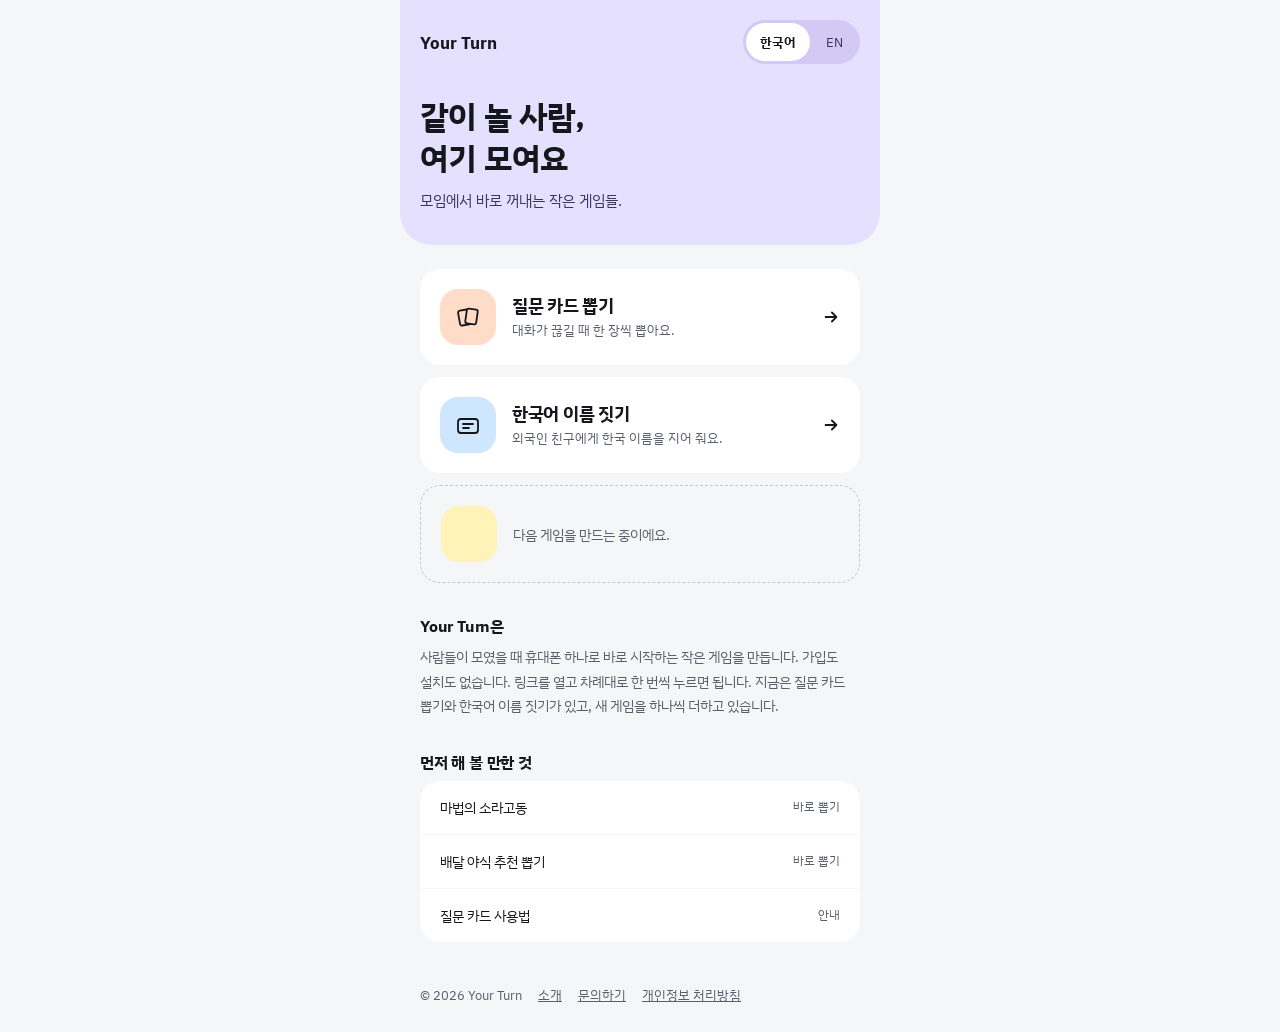
<file: index.html>
<!doctype html>
<html lang="ko">
<head>
<meta charset="utf-8">
<meta name="viewport" content="width=device-width, initial-scale=1">
<script>
/* 예전 카드 게임의 긴 공유 링크(playyourturn.app/#z-..., #b-..., #deck-...)는 카드 게임 주소로 넘긴다.
   주소의 # 뒤는 서버에 전달되지 않아 여기서 처리한다. */
if (/^#(z|b|deck)-[0-9A-Za-z_-]+$/.test(location.hash)) location.replace('https://cards.playyourturn.app/' + location.hash);
</script>
<title>Your Turn | 모임에서 바로 꺼내는 작은 게임들</title>
<meta name="description" content="모였을 때 휴대폰 하나로 바로 시작하는 작은 게임 모음. 질문 카드 뽑기와 한국어 이름 짓기를 가입·설치 없이 열어 보세요.">
<link rel="canonical" href="https://playyourturn.app/">
<link rel="alternate" hreflang="ko" href="https://playyourturn.app/">
<link rel="alternate" hreflang="en" href="https://playyourturn.app/en">
<link rel="alternate" hreflang="x-default" href="https://playyourturn.app/">
<meta property="og:type" content="website">
<meta property="og:site_name" content="Your Turn">
<meta property="og:locale" content="ko_KR">
<meta property="og:url" content="https://playyourturn.app/">
<meta property="og:title" content="Your Turn | 모임에서 바로 꺼내는 작은 게임들">
<meta property="og:description" content="모였을 때 휴대폰 하나로 바로 시작하는 작은 게임 모음. 질문 카드 뽑기와 한국어 이름 짓기를 가입·설치 없이 열어 보세요.">
<meta property="og:image" content="https://playyourturn.app/og.png">
<meta property="og:image:width" content="1200">
<meta property="og:image:height" content="630">
<meta name="twitter:card" content="summary_large_image">
<meta name="theme-color" content="#E6E0FF">
<meta name="naver-site-verification" content="f77e39236b9e629ec4aa62037bf5f11fdc436a2d">
<link rel="icon" href="favicon.svg" type="image/svg+xml">
<link rel="preconnect" href="https://fonts.googleapis.com">
<link rel="preconnect" href="https://fonts.gstatic.com" crossorigin>
<link rel="stylesheet" href="https://fonts.googleapis.com/css2?family=IBM+Plex+Sans+KR:wght@400;500;700&display=swap">
<link rel="stylesheet" href="site.css">
<script async src="https://pagead2.googlesyndication.com/pagead/js/adsbygoogle.js?client=ca-pub-4464004635724823" crossorigin="anonymous"></script>
<script src="analytics.js" defer></script>
</head>
<body>
<div class="page">
  <div class="top">
    <header class="bar">
      <a class="logo" href="/">Your Turn</a>
      <nav class="lang" aria-label="언어">
        <a href="/" lang="ko" hreflang="ko" aria-current="true">한국어</a>
        <a href="/en" lang="en" hreflang="en" aria-current="false">EN</a>
      </nav>
    </header>
    <section class="hero">
      <h1>같이 놀 사람,<br>여기 모여요</h1>
      <p>모임에서 바로 꺼내는 작은 게임들.</p>
    </section>
  </div>
  <main class="body">
    <section class="games" aria-label="게임 목록">
      <a class="game" href="https://cards.playyourturn.app/?lang=ko">
        <span class="icon icon-cards" aria-hidden="true"><svg width="26" height="26" viewBox="0 0 26 26" fill="none" stroke="#15171C" stroke-width="1.8" stroke-linejoin="round"><rect x="4" y="6" width="11" height="15" rx="2" transform="rotate(-10 9.5 13.5)"/><rect x="11" y="5" width="11" height="15" rx="2" transform="rotate(8 16.5 12.5)" fill="#FFDCC8"/></svg></span>
        <span class="game-text"><span class="game-name">질문 카드 뽑기</span><span class="game-desc">대화가 끊길 때 한 장씩 뽑아요.</span></span>
        <svg aria-hidden="true" width="18" height="18" viewBox="0 0 20 20" fill="none" stroke="#15171C" stroke-width="2" stroke-linecap="round" stroke-linejoin="round"><path d="M4 10h12M11 5l5 5-5 5"/></svg>
      </a>
      <a class="game" href="https://names.playyourturn.app">
        <span class="icon icon-names" aria-hidden="true"><svg width="26" height="26" viewBox="0 0 26 26" fill="none" stroke="#15171C" stroke-width="1.8" stroke-linecap="round" stroke-linejoin="round"><rect x="3" y="7" width="20" height="14" rx="3"/><path d="M8 12h10M8 16h6"/></svg></span>
        <span class="game-text"><span class="game-name">한국어 이름 짓기</span><span class="game-desc">외국인 친구에게 한국 이름을 지어 줘요.</span></span>
        <svg aria-hidden="true" width="18" height="18" viewBox="0 0 20 20" fill="none" stroke="#15171C" stroke-width="2" stroke-linecap="round" stroke-linejoin="round"><path d="M4 10h12M11 5l5 5-5 5"/></svg>
      </a>
      <div class="soon"><span class="icon icon-soon" aria-hidden="true"></span><span>다음 게임을 만드는 중이에요.</span></div>
    </section>
    <section class="block">
      <h2>Your Turn은</h2>
      <p>사람들이 모였을 때 휴대폰 하나로 바로 시작하는 작은 게임을 만듭니다. 가입도 설치도 없습니다. 링크를 열고 차례대로 한 번씩 누르면 됩니다. 지금은 질문 카드 뽑기와 한국어 이름 짓기가 있고, 새 게임을 하나씩 더하고 있습니다.</p>
    </section>
    <section class="block">
      <h2>먼저 해 볼 만한 것</h2>
      <ul class="links">
        <li><a href="https://cards.playyourturn.app/?lang=ko&amp;deck=b-mwixfnqcy8o"><span>마법의 소라고동</span><small>바로 뽑기</small></a></li>
        <li><a href="https://cards.playyourturn.app/?lang=ko&amp;deck=b-mwj8mi8x4ky"><span>배달 야식 추천 뽑기</span><small>바로 뽑기</small></a></li>
        <li><a href="https://cards.playyourturn.app/guide"><span>질문 카드 사용법</span><small>안내</small></a></li>
      </ul>
    </section>
    <footer class="foot">
      <span>© 2026 Your Turn</span>
      <a href="https://cards.playyourturn.app/about">소개</a>
      <a href="https://cards.playyourturn.app/ask">문의하기</a>
      <a href="https://cards.playyourturn.app/privacy">개인정보 처리방침</a>
    </footer>
  </main>
</div>
</body>
</html>
</file>
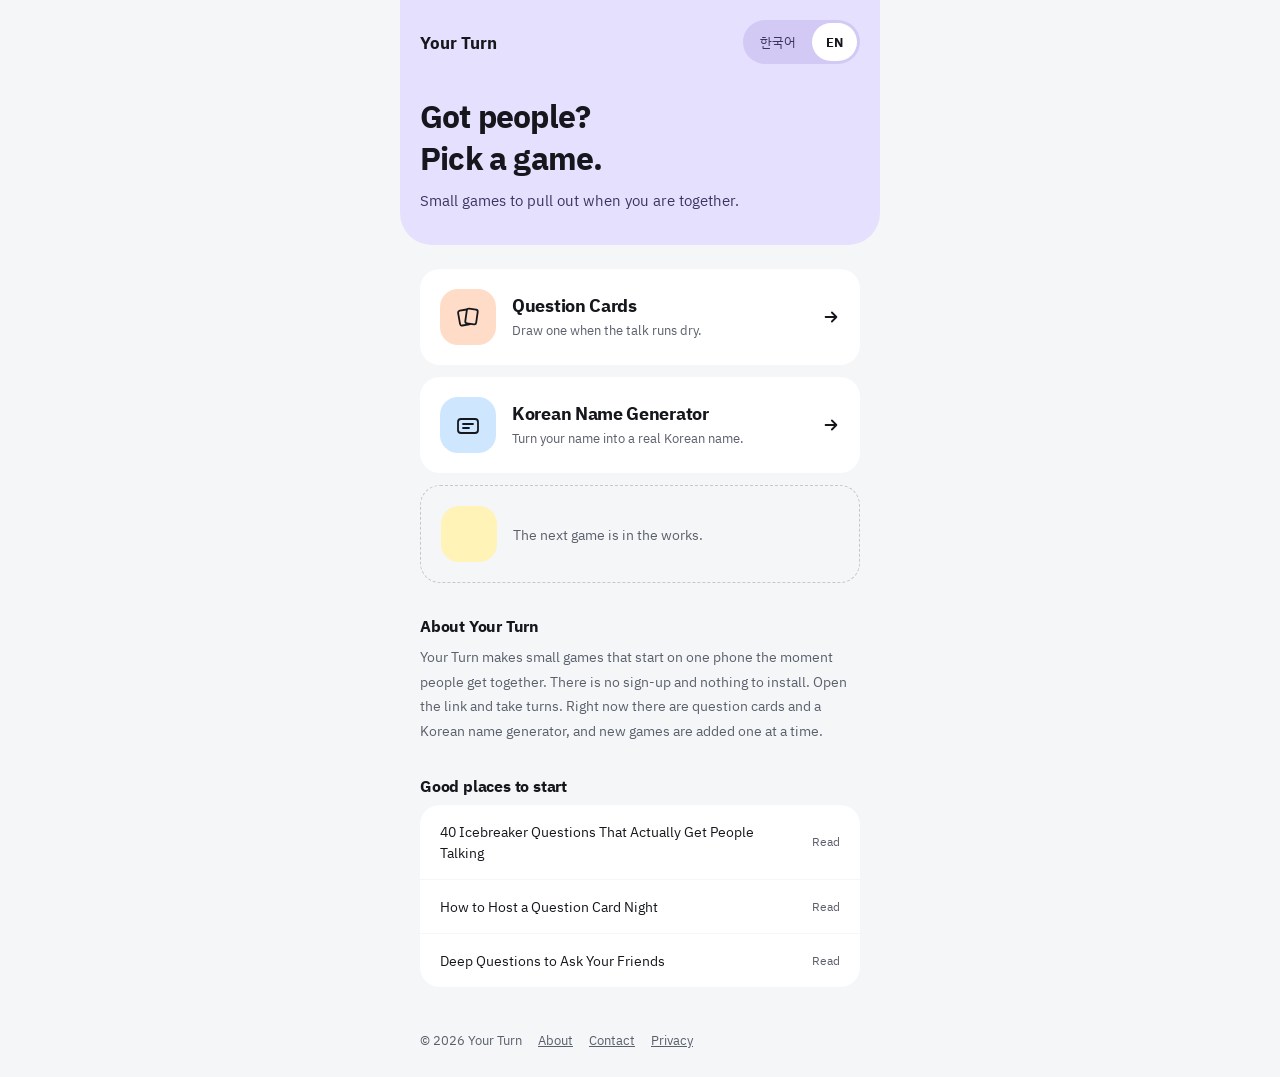
<file: en/index.html>
<!doctype html>
<html lang="en">
<head>
<meta charset="utf-8">
<meta name="viewport" content="width=device-width, initial-scale=1">
<script>
/* 예전 카드 게임의 긴 공유 링크(playyourturn.app/#z-..., #b-..., #deck-...)는 카드 게임 주소로 넘긴다.
   주소의 # 뒤는 서버에 전달되지 않아 여기서 처리한다. */
if (/^#(z|b|deck)-[0-9A-Za-z_-]+$/.test(location.hash)) location.replace('https://cards.playyourturn.app/en' + location.hash);
</script>
<title>Your Turn | Small games for when you are together</title>
<meta name="description" content="Small games you can start on one phone when people get together. Draw question cards or get a Korean name, with no sign-up and nothing to install.">
<link rel="canonical" href="https://playyourturn.app/en">
<link rel="alternate" hreflang="ko" href="https://playyourturn.app/">
<link rel="alternate" hreflang="en" href="https://playyourturn.app/en">
<link rel="alternate" hreflang="x-default" href="https://playyourturn.app/">
<meta property="og:type" content="website">
<meta property="og:site_name" content="Your Turn">
<meta property="og:locale" content="en_US">
<meta property="og:url" content="https://playyourturn.app/en">
<meta property="og:title" content="Your Turn | Small games for when you are together">
<meta property="og:description" content="Small games you can start on one phone when people get together. Draw question cards or get a Korean name, with no sign-up and nothing to install.">
<meta property="og:image" content="https://playyourturn.app/og.png">
<meta property="og:image:width" content="1200">
<meta property="og:image:height" content="630">
<meta name="twitter:card" content="summary_large_image">
<meta name="theme-color" content="#E6E0FF">
<link rel="icon" href="../favicon.svg" type="image/svg+xml">
<link rel="preconnect" href="https://fonts.googleapis.com">
<link rel="preconnect" href="https://fonts.gstatic.com" crossorigin>
<link rel="stylesheet" href="https://fonts.googleapis.com/css2?family=IBM+Plex+Sans+KR:wght@400;500;700&display=swap">
<link rel="stylesheet" href="../site.css">
<script async src="https://pagead2.googlesyndication.com/pagead/js/adsbygoogle.js?client=ca-pub-4464004635724823" crossorigin="anonymous"></script>
<script src="../analytics.js" defer></script>
</head>
<body>
<div class="page">
  <div class="top">
    <header class="bar">
      <a class="logo" href="/en">Your Turn</a>
      <nav class="lang" aria-label="Language">
        <a href="/" lang="ko" hreflang="ko" aria-current="false">한국어</a>
        <a href="/en" lang="en" hreflang="en" aria-current="true">EN</a>
      </nav>
    </header>
    <section class="hero">
      <h1>Got people?<br>Pick a game.</h1>
      <p>Small games to pull out when you are together.</p>
    </section>
  </div>
  <main class="body">
    <section class="games" aria-label="Games">
      <a class="game" href="https://cards.playyourturn.app/en">
        <span class="icon icon-cards" aria-hidden="true"><svg width="26" height="26" viewBox="0 0 26 26" fill="none" stroke="#15171C" stroke-width="1.8" stroke-linejoin="round"><rect x="4" y="6" width="11" height="15" rx="2" transform="rotate(-10 9.5 13.5)"/><rect x="11" y="5" width="11" height="15" rx="2" transform="rotate(8 16.5 12.5)" fill="#FFDCC8"/></svg></span>
        <span class="game-text"><span class="game-name">Question Cards</span><span class="game-desc">Draw one when the talk runs dry.</span></span>
        <svg aria-hidden="true" width="18" height="18" viewBox="0 0 20 20" fill="none" stroke="#15171C" stroke-width="2" stroke-linecap="round" stroke-linejoin="round"><path d="M4 10h12M11 5l5 5-5 5"/></svg>
      </a>
      <a class="game" href="https://names.playyourturn.app">
        <span class="icon icon-names" aria-hidden="true"><svg width="26" height="26" viewBox="0 0 26 26" fill="none" stroke="#15171C" stroke-width="1.8" stroke-linecap="round" stroke-linejoin="round"><rect x="3" y="7" width="20" height="14" rx="3"/><path d="M8 12h10M8 16h6"/></svg></span>
        <span class="game-text"><span class="game-name">Korean Name Generator</span><span class="game-desc">Turn your name into a real Korean name.</span></span>
        <svg aria-hidden="true" width="18" height="18" viewBox="0 0 20 20" fill="none" stroke="#15171C" stroke-width="2" stroke-linecap="round" stroke-linejoin="round"><path d="M4 10h12M11 5l5 5-5 5"/></svg>
      </a>
      <div class="soon"><span class="icon icon-soon" aria-hidden="true"></span><span>The next game is in the works.</span></div>
    </section>
    <section class="block">
      <h2>About Your Turn</h2>
      <p>Your Turn makes small games that start on one phone the moment people get together. There is no sign-up and nothing to install. Open the link and take turns. Right now there are question cards and a Korean name generator, and new games are added one at a time.</p>
    </section>
    <section class="block">
      <h2>Good places to start</h2>
      <ul class="links">
        <li><a href="https://cards.playyourturn.app/en/blog/icebreaker-questions"><span>40 Icebreaker Questions That Actually Get People Talking</span><small>Read</small></a></li>
        <li><a href="https://cards.playyourturn.app/en/blog/question-card-night"><span>How to Host a Question Card Night</span><small>Read</small></a></li>
        <li><a href="https://cards.playyourturn.app/en/blog/deep-questions-for-friends"><span>Deep Questions to Ask Your Friends</span><small>Read</small></a></li>
      </ul>
    </section>
    <footer class="foot">
      <span>© 2026 Your Turn</span>
      <a href="https://cards.playyourturn.app/en/about">About</a>
      <a href="https://cards.playyourturn.app/en/ask">Contact</a>
      <a href="https://cards.playyourturn.app/en/privacy">Privacy</a>
    </footer>
  </main>
</div>
</body>
</html>
</file>
<file: site.css>
/* Your Turn 게임 홈 — 시안 G1(연보라 상단 + 흰 카드 줄)
   휴대폰 기준. 넓은 화면에서는 가운데 좁은 단으로 둔다. */
:root {
  --bg: #F5F6F8;
  --ink: #15171C;
  --ink-sub: #5A5F6B;
  --top: #E6E0FF;
  --top-ink: #3A3560;
  --switch: #D2C9F5;
  --card: #FFFFFF;
  --dash: #C4C8D0;
  --cards: #FFDCC8;
  --names: #CFE6FF;
  --soon: #FFF3B8;
}

* { box-sizing: border-box; }

html { background: var(--bg); }

body {
  margin: 0;
  color: var(--ink);
  font-family: "IBM Plex Sans KR", "Apple SD Gothic Neo", "Malgun Gothic", system-ui, sans-serif;
  -webkit-font-smoothing: antialiased;
  word-break: keep-all; /* 한국어가 낱말 중간에서 끊기지 않게 */
  overflow-wrap: anywhere;
}

a { color: inherit; }
:focus-visible { outline: 3px solid var(--ink); outline-offset: 3px; }

.page { max-width: 480px; min-height: 100vh; margin: 0 auto; display: flex; flex-direction: column; }

/* 연보라 상단 */
.top { background: var(--top); border-radius: 0 0 32px 32px; padding: 20px 20px 32px; display: flex; flex-direction: column; gap: 32px; }
.bar { display: flex; justify-content: space-between; align-items: center; }
.logo { font-size: 17px; font-weight: 700; text-decoration: none; }
.lang { display: flex; gap: 2px; font-size: 13px; background: var(--switch); border-radius: 999px; padding: 3px; }
.lang a { padding: 10px 14px; border-radius: 999px; text-decoration: none; color: var(--top-ink); }
.lang a[aria-current="true"] { background: #FFFFFF; color: var(--ink); font-weight: 700; }
.hero { display: flex; flex-direction: column; gap: 10px; }
.hero h1 { margin: 0; font-size: 32px; font-weight: 700; line-height: 1.3; letter-spacing: -0.8px; }
.hero p { margin: 0; font-size: 15px; line-height: 1.6; color: var(--top-ink); }

/* 본문 */
.body { flex: 1; padding: 24px 20px 16px; display: flex; flex-direction: column; gap: 32px; }
.games { display: flex; flex-direction: column; gap: 12px; }
.game { display: flex; align-items: center; gap: 16px; padding: 20px; background: var(--card); border-radius: 20px; text-decoration: none; }
.game:hover { box-shadow: 0 0 0 1.5px var(--ink); }
.icon { flex: none; width: 56px; height: 56px; border-radius: 18px; display: flex; align-items: center; justify-content: center; }
.icon-cards { background: var(--cards); }
.icon-names { background: var(--names); }
.icon-soon { background: var(--soon); }
.game-text { display: flex; flex-direction: column; gap: 4px; flex: 1; min-width: 0; }
.game-name { font-size: 18px; font-weight: 700; letter-spacing: -0.3px; }
.game-desc { font-size: 13px; line-height: 1.5; color: var(--ink-sub); }
.soon { display: flex; align-items: center; gap: 16px; padding: 20px; border: 1.5px dashed var(--dash); border-radius: 20px; font-size: 14px; color: var(--ink-sub); }

/* 소개 문단, 링크 줄 */
.block h2 { margin: 0 0 8px; font-size: 16px; font-weight: 700; letter-spacing: -0.2px; }
.block p { margin: 0; font-size: 14px; line-height: 1.75; color: var(--ink-sub); }
.links { list-style: none; margin: 0; padding: 0; background: var(--card); border-radius: 20px; }
.links li + li { border-top: 1px solid var(--bg); }
.links a { display: flex; justify-content: space-between; align-items: center; gap: 12px; padding: 16px 20px; font-size: 14px; line-height: 1.5; text-decoration: none; }
.links a:hover { text-decoration: underline; }
.links small { flex: none; font-size: 12px; color: var(--ink-sub); }

.foot { margin-top: auto; display: flex; flex-wrap: wrap; gap: 4px 16px; font-size: 13px; color: var(--ink-sub); align-items: center; }
.foot a { padding: 12px 0; }
</file>
